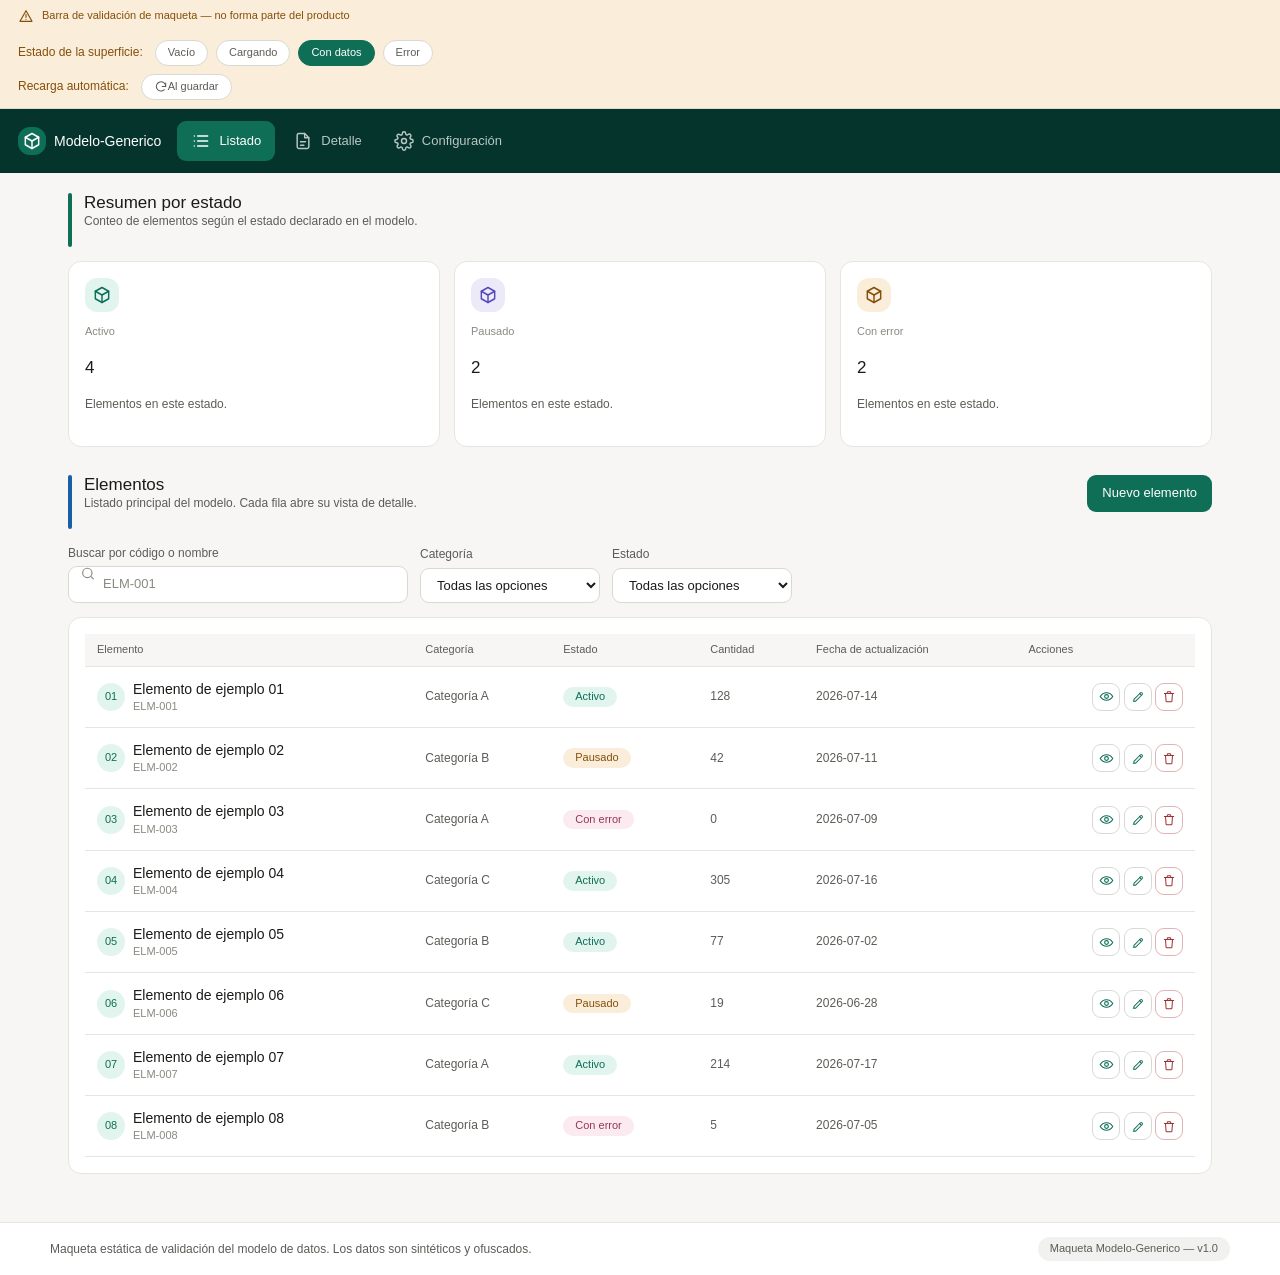
<file: Templates/Modelo-Generico/index.html>
<!DOCTYPE html>
<html lang="es">
<head>
  <meta charset="utf-8">
  <meta name="viewport" content="width=device-width, initial-scale=1">
  <title>Listado de elementos — Maqueta Modelo-Generico</title>

  <!-- Bootstrap 5.0 por CDN. El CSS propio se carga DESPUÉS para sobreescribir
       con los tokens del catálogo de diseño. -->
  <link rel="stylesheet" href="https://cdn.jsdelivr.net/npm/bootstrap@5.0.2/dist/css/bootstrap.min.css">
  <link rel="stylesheet" href="assets/css/Estilos-Maqueta.css">
</head>
<body data-superficie="listado">

  <a class="mq-salto-contenido" href="#contenido-principal">Saltar al contenido principal</a>

  <!-- Barra de validación: elemento de la maqueta, no del producto final. -->
  <div class="mq-barra-validacion" data-barra-validacion></div>

  <header class="mq-encabezado">
    <div class="mq-encabezado__contenido">
      <span class="mq-identidad">
        <span class="mq-identidad__marca" data-marca aria-hidden="true"></span>
        <span data-nombre-modelo>Modelo-Generico</span>
      </span>

      <nav class="mq-nav" aria-label="Navegación principal">
        <a class="mq-nav__item" href="index.html" aria-current="page">
          <span data-icono-nav="listado" aria-hidden="true"></span>
          <span>Listado</span>
        </a>
        <a class="mq-nav__item" href="Detalle.html">
          <span data-icono-nav="detalle" aria-hidden="true"></span>
          <span>Detalle</span>
        </a>
        <a class="mq-nav__item" href="Configuracion.html">
          <span data-icono-nav="configuracion" aria-hidden="true"></span>
          <span>Configuración</span>
        </a>
      </nav>
    </div>
  </header>

  <main id="contenido-principal" class="mq-lienzo">
    <h1 class="mq-sr-only">Listado de elementos del modelo genérico</h1>

    <!-- Región de anuncio para lectores de pantalla: se actualiza en cada
         cambio de estado de la superficie. -->
    <p class="mq-sr-only" role="status" aria-live="polite" data-anuncio-estado></p>

    <section class="mq-seccion" aria-labelledby="titulo-resumen">
      <div class="mq-seccion__cabecera">
        <span class="mq-seccion__acento" aria-hidden="true"></span>
        <div>
          <h2 class="mq-titulo" id="titulo-resumen">Resumen por estado</h2>
          <p class="mq-caption">Conteo de elementos según el estado declarado en el modelo.</p>
        </div>
      </div>
      <div class="mq-grilla-tarjetas" data-region-resumen></div>
    </section>

    <section class="mq-seccion" aria-labelledby="titulo-listado">
      <div class="mq-cabecera-superficie">
        <div class="mq-seccion__cabecera" style="margin-bottom:0">
          <span class="mq-seccion__acento mq-seccion__acento--d" aria-hidden="true"></span>
          <div>
            <h2 class="mq-titulo" id="titulo-listado">Elementos</h2>
            <p class="mq-caption">Listado principal del modelo. Cada fila abre su vista de detalle.</p>
          </div>
        </div>
        <button type="button" class="mq-boton mq-boton--primario">Nuevo elemento</button>
      </div>

      <div class="mq-filtros" data-region-filtros></div>

      <!-- Todo el contenido de esta region lo renderiza Maqueta.js desde
           DatosMaqueta. No hay datos hardcodeados en el HTML. -->
      <div data-region-listado></div>
    </section>
  </main>

  <footer class="mq-pie">
    <div class="mq-pie__contenido">
      <p class="mq-caption" style="margin:0">
        Maqueta estática de validación del modelo de datos. Los datos son sintéticos y ofuscados.
      </p>
      <span class="mq-sello-version" data-sello-version>Maqueta Modelo-Generico — v1.0</span>
    </div>
  </footer>

  <script src="https://cdn.jsdelivr.net/npm/bootstrap@5.0.2/dist/js/bootstrap.bundle.min.js"></script>
  <script src="assets/js/Datos-Maqueta.js"></script>
  <script src="assets/js/Maqueta.js"></script>
</body>
</html>
</file>
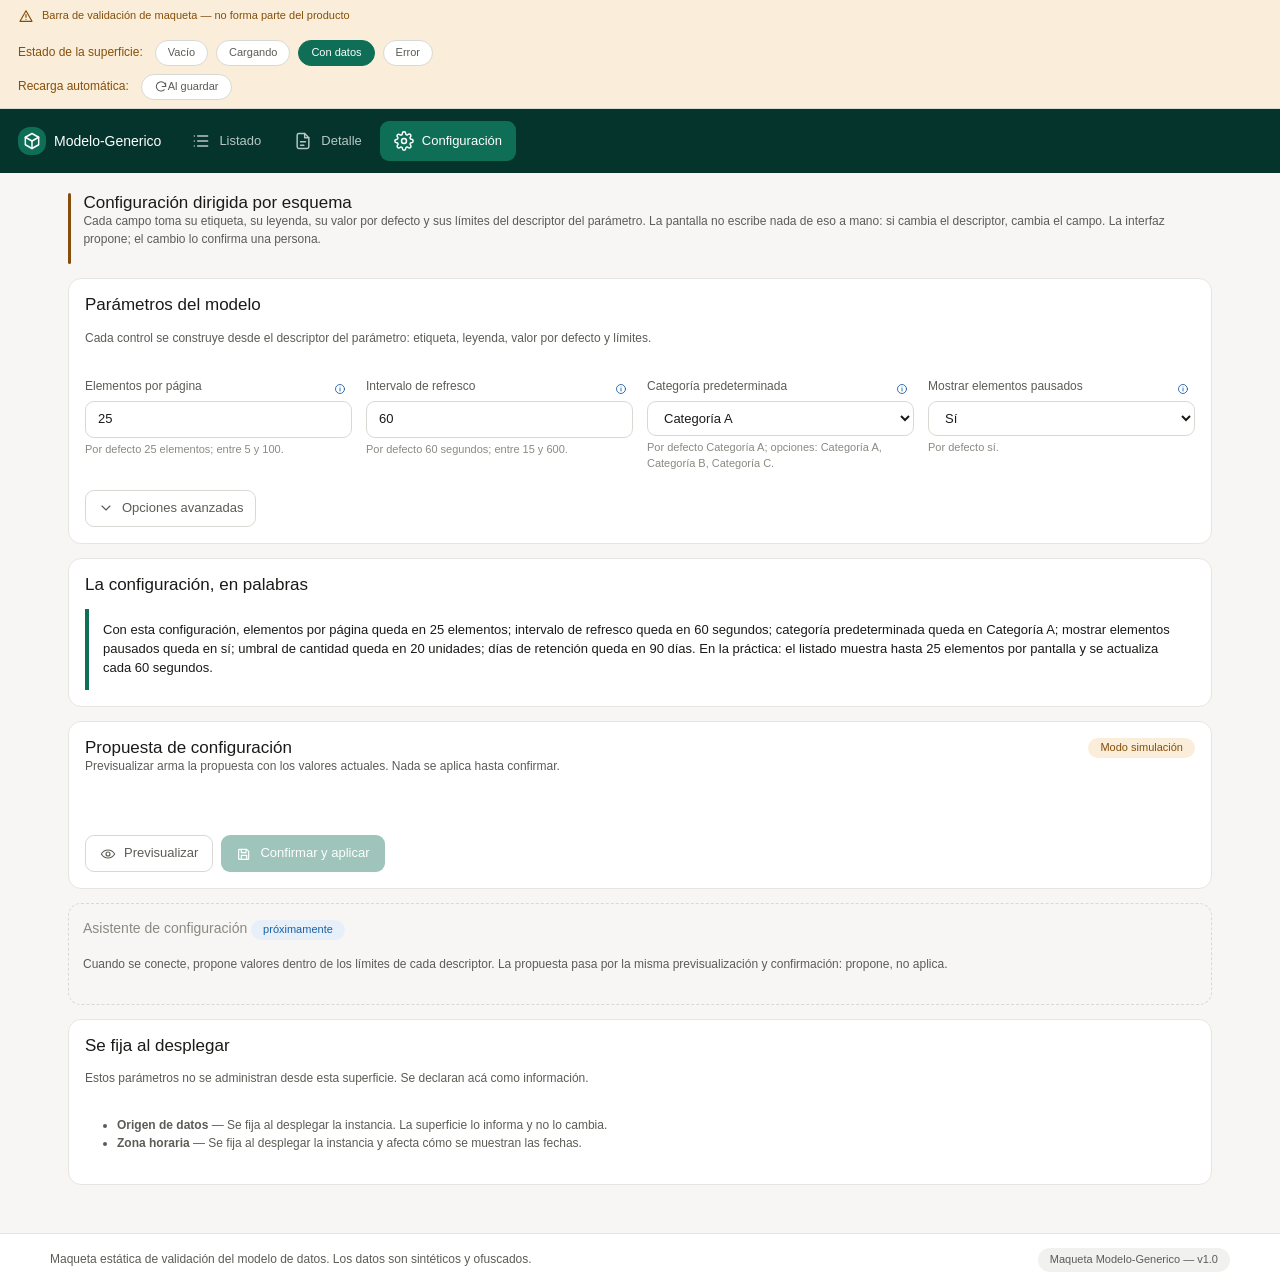
<file: Templates/Modelo-Generico/Configuracion.html>
<!DOCTYPE html>
<html lang="es">
<head>
  <meta charset="utf-8">
  <meta name="viewport" content="width=device-width, initial-scale=1">
  <title>Configuración del modelo — Maqueta Modelo-Generico</title>

  <!-- Bootstrap 5.0 por CDN. El CSS propio se carga DESPUÉS para sobreescribir
       con los tokens del catálogo de diseño. -->
  <link rel="stylesheet" href="https://cdn.jsdelivr.net/npm/bootstrap@5.0.2/dist/css/bootstrap.min.css">
  <link rel="stylesheet" href="assets/css/Estilos-Maqueta.css">
</head>
<body data-superficie="configuracion">

  <a class="mq-salto-contenido" href="#contenido-principal">Saltar al contenido principal</a>

  <!-- Barra de validación: elemento de la maqueta, no del producto final. -->
  <div class="mq-barra-validacion" data-barra-validacion></div>

  <header class="mq-encabezado">
    <div class="mq-encabezado__contenido">
      <span class="mq-identidad">
        <span class="mq-identidad__marca" data-marca aria-hidden="true"></span>
        <span data-nombre-modelo>Modelo-Generico</span>
      </span>

      <nav class="mq-nav" aria-label="Navegación principal">
        <a class="mq-nav__item" href="index.html">
          <span data-icono-nav="listado" aria-hidden="true"></span>
          <span>Listado</span>
        </a>
        <a class="mq-nav__item" href="Detalle.html">
          <span data-icono-nav="detalle" aria-hidden="true"></span>
          <span>Detalle</span>
        </a>
        <a class="mq-nav__item" href="Configuracion.html" aria-current="page">
          <span data-icono-nav="configuracion" aria-hidden="true"></span>
          <span>Configuración</span>
        </a>
      </nav>
    </div>
  </header>

  <main id="contenido-principal" class="mq-lienzo">
    <h1 class="mq-sr-only">Configuración del modelo genérico</h1>

    <p class="mq-sr-only" role="status" aria-live="polite" data-anuncio-estado></p>

    <section class="mq-seccion" aria-labelledby="titulo-configuracion">
      <div class="mq-seccion__cabecera">
        <span class="mq-seccion__acento mq-seccion__acento--c" aria-hidden="true"></span>
        <div>
          <h2 class="mq-titulo" id="titulo-configuracion">Configuración dirigida por esquema</h2>
          <p class="mq-caption">
            Cada campo toma su etiqueta, su leyenda, su valor por defecto y sus límites del descriptor
            del parámetro. La pantalla no escribe nada de eso a mano: si cambia el descriptor,
            cambia el campo. La interfaz propone; el cambio lo confirma una persona.
          </p>
        </div>
      </div>

      <!-- Renderizado por Maqueta.js desde DatosMaqueta.descriptoresDeConfiguracion. -->
      <div data-region-configuracion></div>
    </section>
  </main>

  <footer class="mq-pie">
    <div class="mq-pie__contenido">
      <p class="mq-caption" style="margin:0">
        Maqueta estática de validación del modelo de datos. Los datos son sintéticos y ofuscados.
      </p>
      <span class="mq-sello-version" data-sello-version>Maqueta Modelo-Generico — v1.0</span>
    </div>
  </footer>

  <script src="https://cdn.jsdelivr.net/npm/bootstrap@5.0.2/dist/js/bootstrap.bundle.min.js"></script>
  <script src="assets/js/Datos-Maqueta.js"></script>
  <script src="assets/js/Maqueta.js"></script>
</body>
</html>
</file>
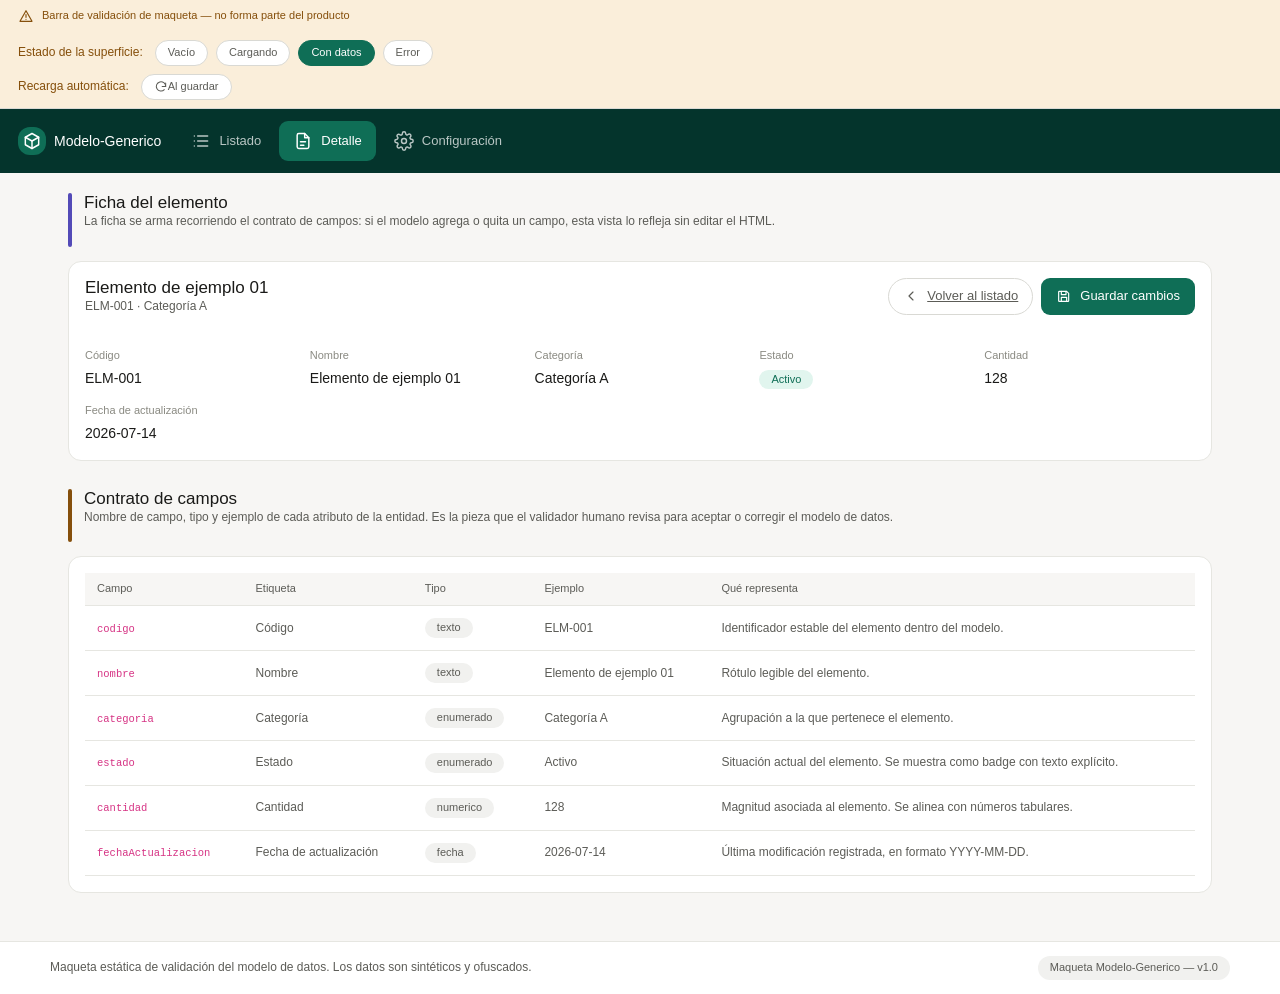
<file: Templates/Modelo-Generico/Detalle.html>
<!DOCTYPE html>
<html lang="es">
<head>
  <meta charset="utf-8">
  <meta name="viewport" content="width=device-width, initial-scale=1">
  <title>Detalle del elemento — Maqueta Modelo-Generico</title>

  <!-- Bootstrap 5.0 por CDN. El CSS propio se carga DESPUÉS para sobreescribir
       con los tokens del catálogo de diseño. -->
  <link rel="stylesheet" href="https://cdn.jsdelivr.net/npm/bootstrap@5.0.2/dist/css/bootstrap.min.css">
  <link rel="stylesheet" href="assets/css/Estilos-Maqueta.css">
</head>
<body data-superficie="detalle">

  <a class="mq-salto-contenido" href="#contenido-principal">Saltar al contenido principal</a>

  <!-- Barra de validación: elemento de la maqueta, no del producto final. -->
  <div class="mq-barra-validacion" data-barra-validacion></div>

  <header class="mq-encabezado">
    <div class="mq-encabezado__contenido">
      <span class="mq-identidad">
        <span class="mq-identidad__marca" data-marca aria-hidden="true"></span>
        <span data-nombre-modelo>Modelo-Generico</span>
      </span>

      <nav class="mq-nav" aria-label="Navegación principal">
        <a class="mq-nav__item" href="index.html">
          <span data-icono-nav="listado" aria-hidden="true"></span>
          <span>Listado</span>
        </a>
        <a class="mq-nav__item" href="Detalle.html" aria-current="page">
          <span data-icono-nav="detalle" aria-hidden="true"></span>
          <span>Detalle</span>
        </a>
        <a class="mq-nav__item" href="Configuracion.html">
          <span data-icono-nav="configuracion" aria-hidden="true"></span>
          <span>Configuración</span>
        </a>
      </nav>
    </div>
  </header>

  <main id="contenido-principal" class="mq-lienzo">
    <h1 class="mq-sr-only">Detalle de un elemento del modelo genérico</h1>

    <p class="mq-sr-only" role="status" aria-live="polite" data-anuncio-estado></p>

    <section class="mq-seccion" aria-labelledby="titulo-detalle">
      <div class="mq-seccion__cabecera">
        <span class="mq-seccion__acento mq-seccion__acento--b" aria-hidden="true"></span>
        <div>
          <h2 class="mq-titulo" id="titulo-detalle">Ficha del elemento</h2>
          <p class="mq-caption">
            La ficha se arma recorriendo el contrato de campos: si el modelo agrega o quita un campo,
            esta vista lo refleja sin editar el HTML.
          </p>
        </div>
      </div>

      <!-- Renderizado por Maqueta.js desde DatosMaqueta. -->
      <div data-region-detalle></div>
    </section>

    <section class="mq-seccion" aria-labelledby="titulo-contrato">
      <div class="mq-seccion__cabecera">
        <span class="mq-seccion__acento mq-seccion__acento--c" aria-hidden="true"></span>
        <div>
          <h2 class="mq-titulo" id="titulo-contrato">Contrato de campos</h2>
          <p class="mq-caption">
            Nombre de campo, tipo y ejemplo de cada atributo de la entidad. Es la pieza que el validador
            humano revisa para aceptar o corregir el modelo de datos.
          </p>
        </div>
      </div>

      <div data-region-contrato></div>
    </section>
  </main>

  <footer class="mq-pie">
    <div class="mq-pie__contenido">
      <p class="mq-caption" style="margin:0">
        Maqueta estática de validación del modelo de datos. Los datos son sintéticos y ofuscados.
      </p>
      <span class="mq-sello-version" data-sello-version>Maqueta Modelo-Generico — v1.0</span>
    </div>
  </footer>

  <script src="https://cdn.jsdelivr.net/npm/bootstrap@5.0.2/dist/js/bootstrap.bundle.min.js"></script>
  <script src="assets/js/Datos-Maqueta.js"></script>
  <script src="assets/js/Maqueta.js"></script>
</body>
</html>
</file>
<file: Templates/Modelo-Generico/assets/css/Estilos-Maqueta.css>
/* ==========================================================================
   Estilos-Maqueta.css
   Maqueta Modelo-Generico — v1.0

   Materializa los tokens de Design-Rules-Web-Generico-v1.0.md como variables
   CSS con los mismos nombres semánticos del catálogo. Se carga DESPUÉS de
   Bootstrap 5.0 y sobreescribe lo necesario.

   Regla dura del catálogo: cero literales de color, tipografía o espaciado
   sueltos en las superficies. Todo sale de las variables de esta hoja.
   ========================================================================== */

/* --------------------------------------------------------------------------
   1. Tokens
   -------------------------------------------------------------------------- */

:root {
  /* 1.1 Color — superficies */
  --color-background-primary: #FFFFFF;
  --color-background-secondary: #F1F1EF;
  --color-background-tertiary: #F7F6F4;

  /* 1.2 Color — texto */
  --color-text-primary: #1A1A18;
  --color-text-secondary: #5C5C57;
  --color-text-tertiary: #8A8A82;
  --color-text-danger: #A03030;

  /* 1.3 Color — bordes */
  --color-border-secondary: #D9D9D4;
  --color-border-tertiary: #E6E6E1;
  --color-border-danger: #E0B4B4;

  /* 1.4 Rampa de marca */
  --color-brand-primary: #0F6E56;
  --color-brand-primary-dark: #04342C;
  --color-brand-primary-tint: #E1F5EE;

  /* 1.5 Acentos por módulo (codifican pertenencia, no estética) */
  --color-accent-module-a: #0F6E56;
  --color-accent-module-b: #534AB7;
  --color-accent-module-c: #854F0B;
  --color-accent-module-d: #185FA5;

  /* 1.6 Estados semánticos — texto + tint, siempre en par */
  --color-text-success: #0F6E56;
  --color-background-success: #E1F5EE;

  --color-text-warning: #854F0B;
  --color-background-warning: #FAEEDA;

  --color-text-error: #993556;
  --color-background-error: #FBEAF0;

  --color-text-info: #185FA5;
  --color-background-info: #E7F0F9;
  --color-border-info: #BBD4EA;

  --color-background-selected: #F4F9F7;

  /* 1.7 Tipografía */
  --font-sans: "Segoe UI", "Inter", "Helvetica Neue", Arial, system-ui, sans-serif;

  --type-title-size: 17px;
  --type-title-weight: 500;
  --type-body-strong-size: 14px;
  --type-body-strong-weight: 500;
  --type-body-size: 13px;
  --type-body-weight: 400;
  --type-caption-size: 12px;
  --type-caption-weight: 400;
  --type-meta-size: 11px;
  --type-meta-weight: 500;

  /* 1.8 Espaciado — escala base 4 */
  --space-1: 4px;
  --space-2: 8px;
  --space-3: 12px;
  --space-4: 14px;
  --space-5: 16px;
  --space-6: 18px;
  --space-7: 20px;
  --space-8: 22px;
  --space-9: 28px;

  /* 1.9 Radios */
  --radius-md: 9px;
  --radius-lg: 13px;
  --radius-pill: 20px;
  --radius-icon: 12px;

  /* 1.10 Bordes y movimiento */
  --border-hairline: 0.5px solid var(--color-border-tertiary);
  --border-control: 1px solid var(--color-border-secondary);
  --transition-estado: 180ms ease;
}

/* --------------------------------------------------------------------------
   2. Base y tipografía
   -------------------------------------------------------------------------- */

body {
  font-family: var(--font-sans);
  font-size: var(--type-body-size);
  font-weight: var(--type-body-weight);
  line-height: 1.45;
  color: var(--color-text-primary);
  background-color: var(--color-background-tertiary);
}

h1, h2, h3 {
  line-height: 1.2;
  color: var(--color-text-primary);
  margin: 0;
}

.mq-titulo {
  font-size: var(--type-title-size);
  font-weight: var(--type-title-weight);
}

.mq-body-strong {
  font-size: var(--type-body-strong-size);
  font-weight: var(--type-body-strong-weight);
}

.mq-caption {
  font-size: var(--type-caption-size);
  font-weight: var(--type-caption-weight);
  color: var(--color-text-secondary);
}

.mq-meta {
  font-size: var(--type-meta-size);
  font-weight: var(--type-meta-weight);
  color: var(--color-text-tertiary);
}

.mq-numerico {
  font-variant-numeric: tabular-nums;
}

/* Foco visible en todo elemento interactivo: anillo de 2px con desplazamiento.
   No depende solo del color: cambia la geometría del elemento. */
a:focus-visible,
button:focus-visible,
input:focus-visible,
select:focus-visible,
textarea:focus-visible,
[tabindex]:focus-visible {
  outline: 2px solid var(--color-brand-primary);
  outline-offset: 2px;
  border-radius: var(--radius-md);
}

/* Enlace de salto: visible al recibir foco por teclado. */
.mq-salto-contenido {
  position: absolute;
  left: -9999px;
  top: var(--space-2);
  z-index: 100;
  background: var(--color-background-primary);
  color: var(--color-text-primary);
  padding: var(--space-2) var(--space-4);
  border-radius: var(--radius-md);
  border: var(--border-control);
}

.mq-salto-contenido:focus {
  left: var(--space-4);
}

/* --------------------------------------------------------------------------
   3. Barra de validación de maqueta (elemento de la maqueta, no del producto)
   -------------------------------------------------------------------------- */

.mq-barra-validacion {
  background-color: var(--color-background-warning);
  color: var(--color-text-warning);
  border-bottom: 1px solid var(--color-border-secondary);
  padding: var(--space-2) var(--space-6);
}

.mq-barra-validacion__aviso {
  font-size: var(--type-meta-size);
  font-weight: var(--type-meta-weight);
  display: flex;
  align-items: center;
  gap: var(--space-2);
}

.mq-barra-validacion__controles {
  display: flex;
  flex-wrap: wrap;
  align-items: center;
  gap: var(--space-2);
  margin-top: var(--space-2);
}

.mq-barra-validacion__etiqueta {
  font-size: var(--type-caption-size);
  color: var(--color-text-warning);
  margin-right: var(--space-1);
}

/* Botones de estado: pill, texto explícito, seleccionado por aria-pressed. */
.mq-boton-estado {
  font-size: var(--type-meta-size);
  font-weight: var(--type-meta-weight);
  min-height: 26px;
  padding: var(--space-1) var(--space-3);
  border-radius: var(--radius-pill);
  border: var(--border-control);
  background-color: var(--color-background-primary);
  color: var(--color-text-secondary);
  cursor: pointer;
  transition: background-color var(--transition-estado), color var(--transition-estado);
}

.mq-boton-estado:hover {
  border-color: var(--color-brand-primary);
}

.mq-boton-estado[aria-pressed="true"] {
  background-color: var(--color-brand-primary);
  border-color: var(--color-brand-primary);
  color: #FFFFFF;
}

.mq-boton-estado:disabled {
  opacity: 0.5;
  cursor: not-allowed;
}

.mq-boton-estado:disabled:hover {
  border-color: var(--color-border-secondary);
}

/* --------------------------------------------------------------------------
   4. Shell: barra superior de navegación
   El catálogo describe un shell de barra lateral; en viewport angosto colapsa
   a navegación superior (§8). Esta maqueta usa la variante superior en todos
   los anchos por ser una maqueta de tres superficies.
   -------------------------------------------------------------------------- */

.mq-encabezado {
  background-color: var(--color-brand-primary-dark);
  color: #FFFFFF;
}

.mq-encabezado__contenido {
  display: flex;
  flex-wrap: wrap;
  align-items: center;
  gap: var(--space-5);
  padding: var(--space-3) var(--space-6);
}

.mq-identidad {
  display: flex;
  align-items: center;
  gap: var(--space-2);
  font-size: var(--type-body-strong-size);
  font-weight: var(--type-body-strong-weight);
  color: #FFFFFF;
}

.mq-identidad__marca {
  display: inline-flex;
  align-items: center;
  justify-content: center;
  width: 28px;
  height: 28px;
  border-radius: var(--radius-icon);
  background-color: var(--color-brand-primary);
  color: #FFFFFF;
}

.mq-nav {
  display: flex;
  flex-wrap: wrap;
  gap: var(--space-1);
}

.mq-nav__item {
  display: inline-flex;
  align-items: center;
  gap: var(--space-2);
  min-height: 40px;
  padding: 0 var(--space-4);
  border-radius: var(--radius-md);
  font-size: var(--type-body-size);
  color: #FFFFFF;
  opacity: 0.72;
  text-decoration: none;
  transition: background-color var(--transition-estado), opacity var(--transition-estado);
}

.mq-nav__item:hover {
  opacity: 1;
  color: #FFFFFF;
}

.mq-nav__item[aria-current="page"] {
  background-color: var(--color-brand-primary);
  opacity: 1;
  font-weight: var(--type-body-strong-weight);
}

/* --------------------------------------------------------------------------
   5. Lienzo, secciones y tarjetas
   -------------------------------------------------------------------------- */

.mq-lienzo {
  padding: var(--space-7) var(--space-6);
  max-width: 1180px;
  margin: 0 auto;
}

.mq-seccion {
  margin-bottom: var(--space-9);
}

.mq-seccion__cabecera {
  display: flex;
  align-items: flex-start;
  gap: var(--space-3);
  margin-bottom: var(--space-4);
}

/* Barra de acento vertical de 4px que codifica pertenencia de módulo. */
.mq-seccion__acento {
  width: 4px;
  align-self: stretch;
  min-height: 34px;
  border-radius: var(--radius-pill);
  background-color: var(--color-accent-module-a);
}

.mq-seccion__acento--b { background-color: var(--color-accent-module-b); }
.mq-seccion__acento--c { background-color: var(--color-accent-module-c); }
.mq-seccion__acento--d { background-color: var(--color-accent-module-d); }

.mq-tarjeta {
  background-color: var(--color-background-primary);
  border: var(--border-hairline);
  border-radius: var(--radius-lg);
  padding: var(--space-5);
}

.mq-grilla-tarjetas {
  display: grid;
  grid-template-columns: repeat(auto-fit, minmax(190px, 1fr));
  gap: var(--space-4);
}

/* Contenedor cuadrado de icono con tint del módulo. */
.mq-icono-contenedor {
  display: inline-flex;
  align-items: center;
  justify-content: center;
  width: 34px;
  height: 34px;
  border-radius: var(--radius-icon);
  background-color: var(--color-brand-primary-tint);
  color: var(--color-brand-primary);
  margin-bottom: var(--space-3);
}

.mq-icono-contenedor--b { background-color: #ECEAF8; color: var(--color-accent-module-b); }
.mq-icono-contenedor--c { background-color: var(--color-background-warning); color: var(--color-accent-module-c); }
.mq-icono-contenedor--d { background-color: var(--color-background-info); color: var(--color-accent-module-d); }

/* --------------------------------------------------------------------------
   6. Barra de filtros y búsqueda
   -------------------------------------------------------------------------- */

.mq-filtros {
  display: flex;
  flex-wrap: wrap;
  gap: var(--space-3);
  align-items: flex-end;
  margin-bottom: var(--space-4);
}

.mq-busqueda {
  position: relative;
  flex: 1 1 220px;
  max-width: 340px;
}

.mq-busqueda__icono {
  position: absolute;
  left: var(--space-3);
  top: 50%;
  transform: translateY(-50%);
  color: var(--color-text-tertiary);
  pointer-events: none;
}

.mq-busqueda .mq-input {
  padding-left: calc(var(--space-3) + 22px);
}

/* --------------------------------------------------------------------------
   7. Controles de formulario
   -------------------------------------------------------------------------- */

.mq-etiqueta {
  display: block;
  font-size: var(--type-caption-size);
  font-weight: var(--type-caption-weight);
  color: var(--color-text-secondary);
  margin-bottom: var(--space-1);
}

.mq-input,
.mq-select {
  width: 100%;
  min-height: 34px;
  padding: var(--space-2) var(--space-3);
  font-family: var(--font-sans);
  font-size: var(--type-body-size);
  color: var(--color-text-primary);
  background-color: var(--color-background-primary);
  border: var(--border-control);
  border-radius: var(--radius-md);
}

.mq-input::placeholder {
  color: var(--color-text-tertiary);
}

.mq-input--error,
.mq-select--error {
  border-color: var(--color-border-danger);
}

/* Hint derivado del descriptor: default y límites. Nunca escrito a mano. */
.mq-hint {
  display: block;
  font-size: var(--type-meta-size);
  color: var(--color-text-tertiary);
  margin-top: var(--space-1);
}

.mq-error-inline {
  display: block;
  font-size: var(--type-meta-size);
  color: var(--color-text-danger);
  margin-top: var(--space-1);
}

/* --------------------------------------------------------------------------
   8. Botones
   -------------------------------------------------------------------------- */

.mq-boton {
  display: inline-flex;
  align-items: center;
  justify-content: center;
  gap: var(--space-2);
  min-height: 34px;
  min-width: 24px;
  padding: var(--space-2) var(--space-4);
  font-family: var(--font-sans);
  font-size: var(--type-body-size);
  font-weight: var(--type-body-strong-weight);
  border-radius: var(--radius-md);
  border: 1px solid transparent;
  cursor: pointer;
  transition: background-color var(--transition-estado), border-color var(--transition-estado);
}

.mq-boton--primario {
  background-color: var(--color-brand-primary);
  color: #FFFFFF;
}

.mq-boton--primario:hover {
  background-color: var(--color-brand-primary-dark);
}

.mq-boton--secundario {
  background-color: var(--color-background-primary);
  border-color: var(--color-border-secondary);
  color: var(--color-text-secondary);
}

.mq-boton--secundario:hover {
  border-color: var(--color-brand-primary);
  color: var(--color-text-primary);
}

.mq-boton--destructivo {
  background-color: var(--color-background-primary);
  border-color: var(--color-border-danger);
  color: var(--color-text-danger);
}

.mq-boton--pill {
  border-radius: var(--radius-pill);
  background-color: var(--color-background-primary);
  border-color: var(--color-border-secondary);
  color: var(--color-text-secondary);
}

.mq-boton:disabled {
  opacity: 0.4;
  pointer-events: none;
}

/* Icon-button de fila: área táctil >= 24x24 (WCAG 2.5.8). */
.mq-icon-boton {
  display: inline-flex;
  align-items: center;
  justify-content: center;
  width: 28px;
  height: 28px;
  border-radius: var(--radius-md);
  border: var(--border-control);
  background-color: var(--color-background-primary);
  color: var(--color-brand-primary);
  cursor: pointer;
}

.mq-icon-boton--peligro {
  border-color: var(--color-border-danger);
  color: var(--color-text-danger);
}

/* --------------------------------------------------------------------------
   9. Badge / chip de estado — color + texto, nunca solo color
   -------------------------------------------------------------------------- */

.mq-badge {
  display: inline-flex;
  align-items: center;
  gap: var(--space-1);
  padding: 2px var(--space-3);
  border-radius: var(--radius-pill);
  font-size: var(--type-meta-size);
  font-weight: var(--type-meta-weight);
  background-color: var(--color-background-secondary);
  color: var(--color-text-secondary);
  white-space: nowrap;
}

.mq-badge--exito {
  background-color: var(--color-background-success);
  color: var(--color-text-success);
}

.mq-badge--atencion {
  background-color: var(--color-background-warning);
  color: var(--color-text-warning);
}

.mq-badge--error {
  background-color: var(--color-background-error);
  color: var(--color-text-error);
}

.mq-badge--info {
  background-color: var(--color-background-info);
  color: var(--color-text-info);
}

/* --------------------------------------------------------------------------
   10. Grilla de listado (ABM)
   -------------------------------------------------------------------------- */

.mq-tabla-envoltorio {
  overflow-x: auto;
}

.mq-tabla {
  width: 100%;
  border-collapse: collapse;
}

.mq-tabla thead th {
  font-size: var(--type-meta-size);
  font-weight: var(--type-meta-weight);
  text-transform: none;
  color: var(--color-text-secondary);
  background-color: var(--color-background-tertiary);
  border-bottom: var(--border-hairline);
  padding: var(--space-2) var(--space-3);
  text-align: left;
  white-space: nowrap;
}

.mq-tabla tbody td {
  font-size: var(--type-caption-size);
  color: var(--color-text-secondary);
  border-bottom: var(--border-hairline);
  padding: var(--space-3);
  vertical-align: middle;
}

.mq-tabla tbody tr:hover {
  background-color: var(--color-background-selected);
}

.mq-tabla__nombre {
  font-size: var(--type-body-strong-size);
  font-weight: var(--type-body-strong-weight);
  color: var(--color-text-primary);
  text-decoration: none;
}

.mq-tabla__nombre:hover {
  color: var(--color-brand-primary);
}

.mq-tabla__acciones {
  text-align: right;
  white-space: nowrap;
}

/* Avatar de iniciales: círculo con tint, sin foto obligatoria. */
.mq-avatar {
  display: inline-flex;
  align-items: center;
  justify-content: center;
  width: 28px;
  height: 28px;
  border-radius: 50%;
  background-color: var(--color-brand-primary-tint);
  color: var(--color-brand-primary);
  font-size: var(--type-meta-size);
  font-weight: var(--type-meta-weight);
}

/* --------------------------------------------------------------------------
   11. Estados de superficie: vacío, cargando, error
   -------------------------------------------------------------------------- */

.mq-estado-vacio,
.mq-estado-error {
  display: flex;
  flex-direction: column;
  align-items: center;
  text-align: center;
  gap: var(--space-3);
  padding: var(--space-9) var(--space-5);
}

.mq-estado-vacio__ilustracion {
  width: 96px;
  height: 96px;
  color: var(--color-text-tertiary);
}

.mq-estado-error__banner {
  display: flex;
  align-items: flex-start;
  gap: var(--space-3);
  width: 100%;
  text-align: left;
  padding: var(--space-4);
  border: 1px solid var(--color-border-danger);
  background-color: var(--color-background-error);
  color: var(--color-text-error);
  border-radius: var(--radius-lg);
}

/* Skeleton para esperas por encima de ~400ms. */
.mq-skeleton {
  background-color: var(--color-background-secondary);
  border-radius: var(--radius-md);
  height: 14px;
  animation: mq-pulso 1.2s ease-in-out infinite;
}

.mq-skeleton--fila {
  height: 40px;
  margin-bottom: var(--space-2);
}

@keyframes mq-pulso {
  0%, 100% { opacity: 1; }
  50% { opacity: 0.55; }
}

/* --------------------------------------------------------------------------
   12. Tarjeta de ayuda contextual (estado info) y explicación en palabras
   -------------------------------------------------------------------------- */

.mq-ayuda {
  margin-top: var(--space-2);
  padding: var(--space-3);
  border: 1px solid var(--color-border-info);
  background-color: var(--color-background-info);
  color: var(--color-text-info);
  border-radius: var(--radius-md);
  font-size: var(--type-caption-size);
}

.mq-ayuda[hidden] {
  display: none;
}

.mq-ayuda__titulo {
  font-size: var(--type-body-strong-size);
  font-weight: var(--type-body-strong-weight);
  margin-bottom: var(--space-1);
}

.mq-ayuda__ejemplos {
  margin: var(--space-2) 0 0;
  padding-left: var(--space-5);
}

.mq-info-boton {
  display: inline-flex;
  align-items: center;
  justify-content: center;
  width: 24px;
  height: 24px;
  border: none;
  background: transparent;
  border-radius: var(--radius-pill);
  color: var(--color-text-info);
  cursor: pointer;
}

.mq-campo__cabecera {
  display: flex;
  align-items: center;
  justify-content: space-between;
  gap: var(--space-2);
}

/* Explicación "en palabras": bloque con barra de acento lateral. */
.mq-en-palabras {
  border-left: 4px solid var(--color-brand-primary);
  background-color: var(--color-background-primary);
  border-radius: 0 var(--radius-md) var(--radius-md) 0;
  padding: var(--space-3) var(--space-4);
  font-size: var(--type-body-size);
  color: var(--color-text-primary);
}

/* --------------------------------------------------------------------------
   13. Divulgación progresiva y ranura del asistente
   -------------------------------------------------------------------------- */

.mq-expander__boton {
  display: inline-flex;
  align-items: center;
  gap: var(--space-2);
  min-height: 34px;
  padding: var(--space-2) var(--space-3);
  border: var(--border-control);
  border-radius: var(--radius-md);
  background-color: var(--color-background-primary);
  color: var(--color-text-secondary);
  font-size: var(--type-body-size);
  cursor: pointer;
}

.mq-expander__panel[hidden] {
  display: none;
}

.mq-ranura-asistente {
  border: 1px dashed var(--color-border-secondary);
  border-radius: var(--radius-lg);
  padding: var(--space-4);
  color: var(--color-text-tertiary);
  background-color: var(--color-background-tertiary);
}

/* --------------------------------------------------------------------------
   14. Definiciones clave/valor (detalle) y contrato de campos
   -------------------------------------------------------------------------- */

.mq-kv {
  display: grid;
  grid-template-columns: repeat(auto-fit, minmax(200px, 1fr));
  gap: var(--space-4);
  margin: 0;
}

.mq-kv__clave {
  font-size: var(--type-meta-size);
  font-weight: var(--type-meta-weight);
  color: var(--color-text-tertiary);
  margin-bottom: var(--space-1);
}

.mq-kv__valor {
  font-size: var(--type-body-strong-size);
  font-weight: var(--type-body-strong-weight);
  color: var(--color-text-primary);
  margin: 0;
}

/* --------------------------------------------------------------------------
   15. Pie y sello de versión
   -------------------------------------------------------------------------- */

.mq-pie {
  border-top: var(--border-hairline);
  background-color: var(--color-background-primary);
  padding: var(--space-4) var(--space-6);
}

.mq-pie__contenido {
  max-width: 1180px;
  margin: 0 auto;
  display: flex;
  flex-wrap: wrap;
  align-items: center;
  justify-content: space-between;
  gap: var(--space-3);
}

.mq-sello-version {
  font-size: var(--type-meta-size);
  font-weight: var(--type-meta-weight);
  color: var(--color-text-secondary);
  background-color: var(--color-background-secondary);
  border-radius: var(--radius-pill);
  padding: var(--space-1) var(--space-3);
}

/* --------------------------------------------------------------------------
   16. Utilidades
   -------------------------------------------------------------------------- */

.mq-sr-only {
  position: absolute;
  width: 1px;
  height: 1px;
  padding: 0;
  margin: -1px;
  overflow: hidden;
  clip: rect(0, 0, 0, 0);
  white-space: nowrap;
  border: 0;
}

.mq-pila {
  display: flex;
  flex-direction: column;
  gap: var(--space-4);
}

.mq-fila-acciones {
  display: flex;
  flex-wrap: wrap;
  gap: var(--space-2);
}

.mq-cabecera-superficie {
  display: flex;
  flex-wrap: wrap;
  align-items: flex-start;
  justify-content: space-between;
  gap: var(--space-4);
  margin-bottom: var(--space-5);
}

/* --------------------------------------------------------------------------
   17. Responsive y movimiento
   -------------------------------------------------------------------------- */

@media (max-width: 768px) {
  .mq-encabezado__contenido,
  .mq-lienzo {
    padding-left: var(--space-4);
    padding-right: var(--space-4);
  }

  .mq-nav {
    width: 100%;
  }

  .mq-nav__item {
    flex: 1 1 auto;
    justify-content: center;
  }
}

@media (prefers-reduced-motion: reduce) {
  *,
  *::before,
  *::after {
    animation-duration: 0.01ms !important;
    animation-iteration-count: 1 !important;
    transition-duration: 0.01ms !important;
  }
}
</file>
